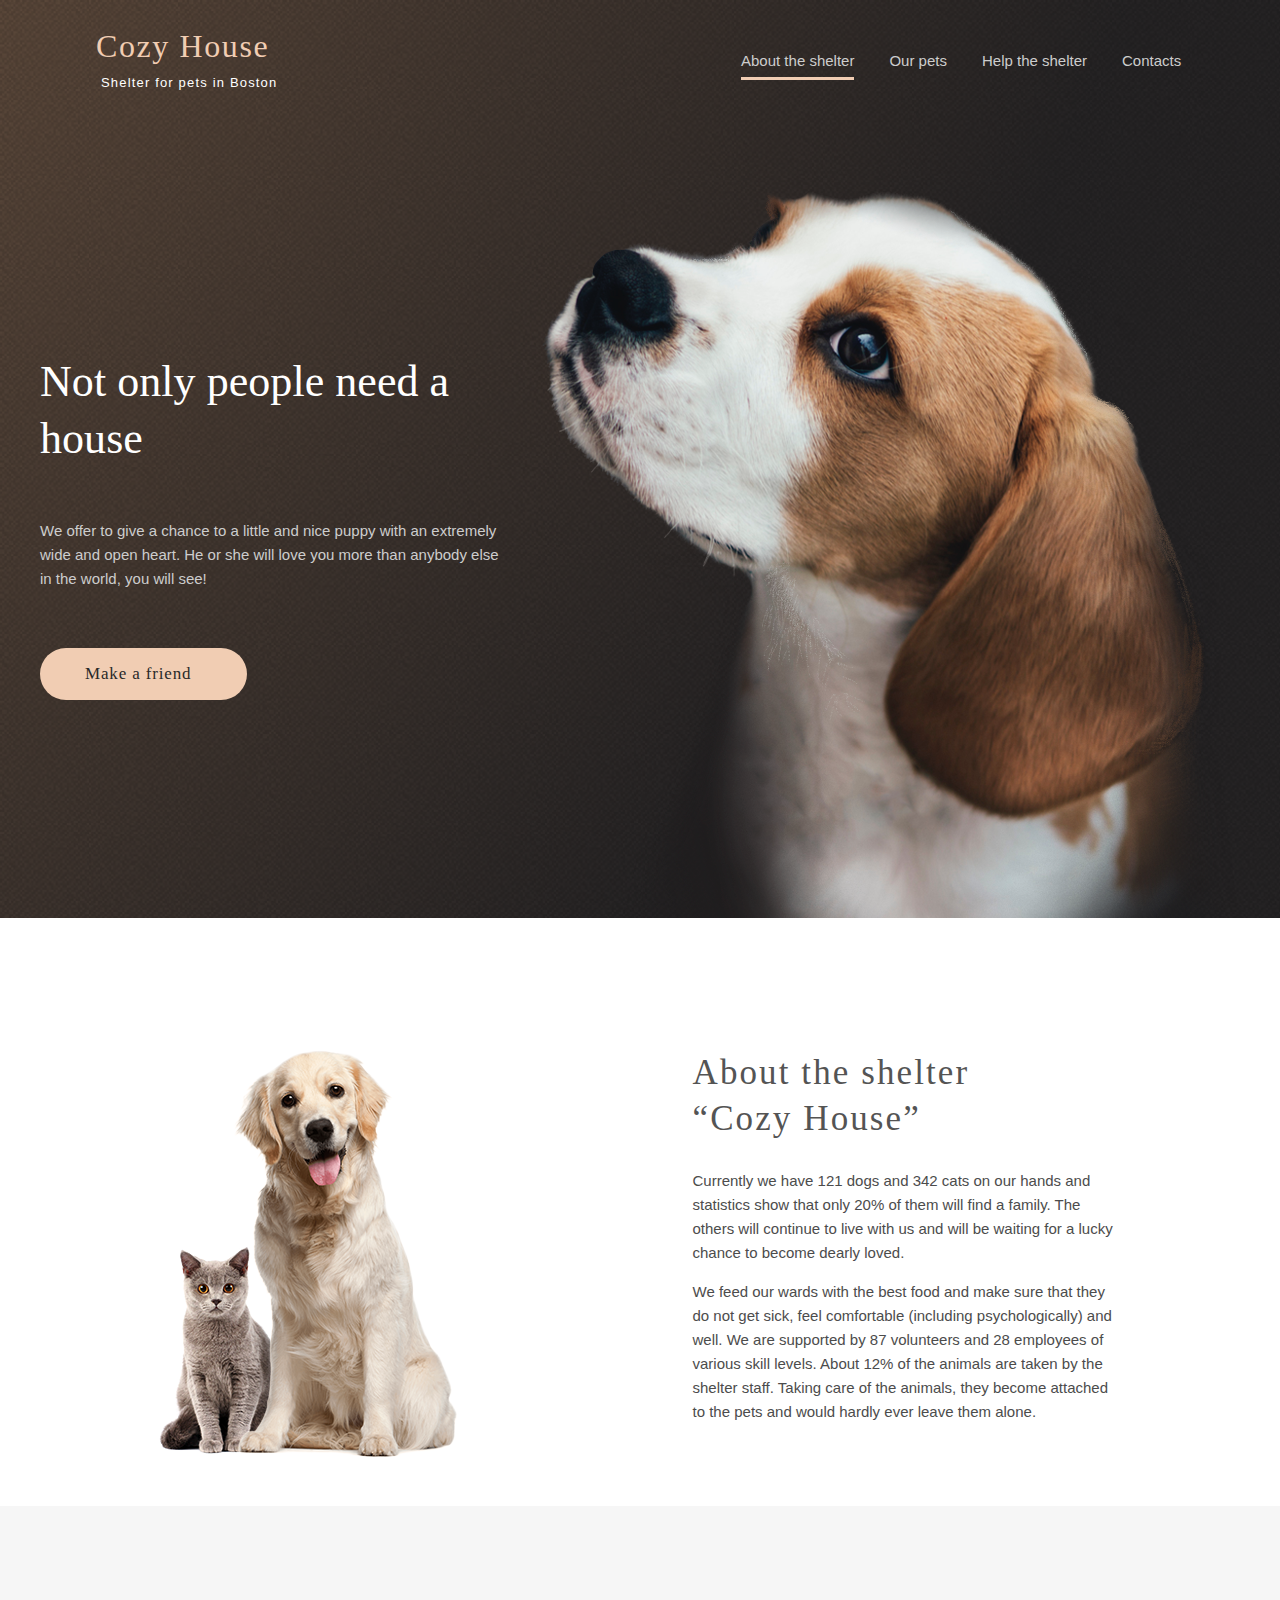
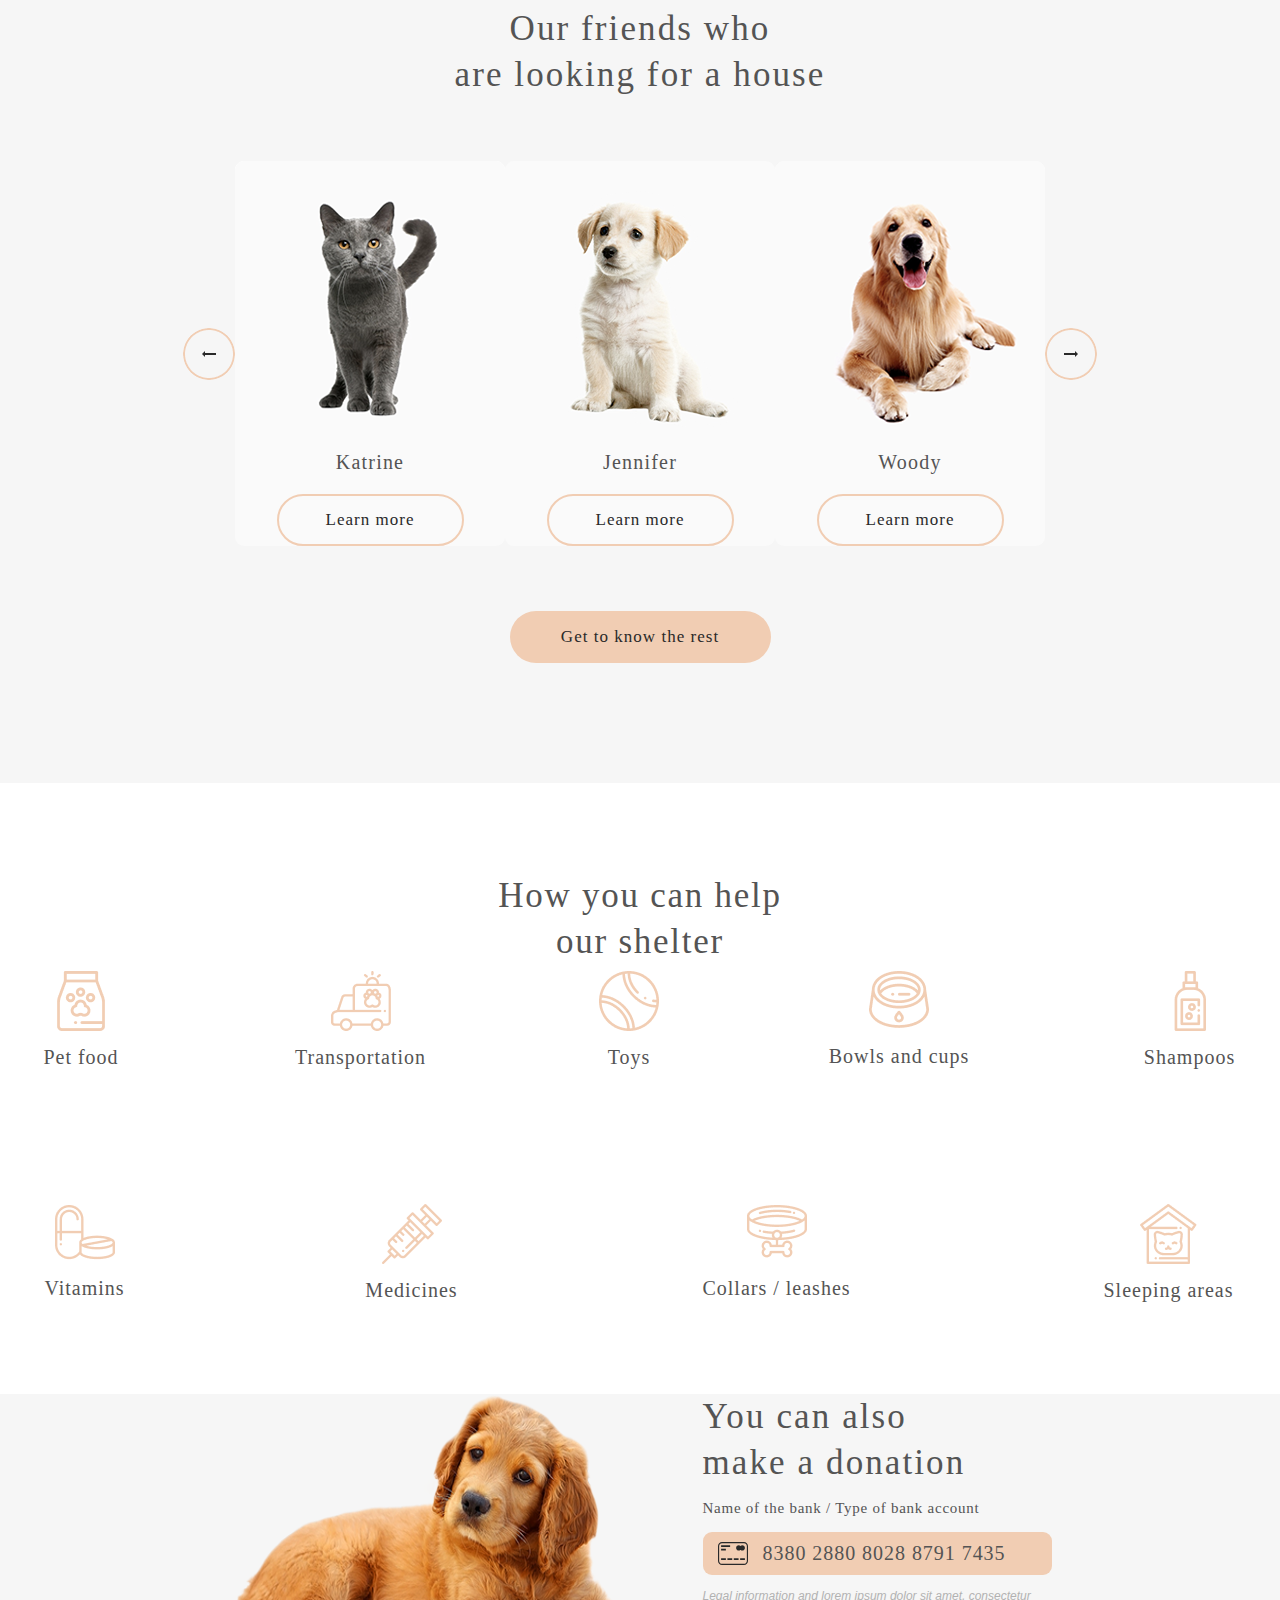
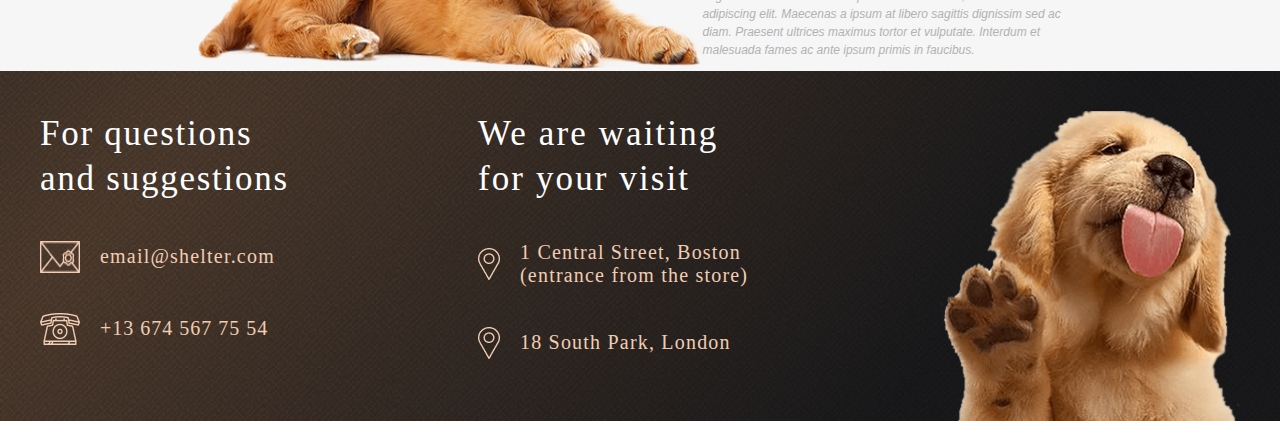
<file: main/index.html>
<!DOCTYPE html>
<html lang="en">
<head>
    <meta charset="UTF-8">
    <meta http-equiv="X-UA-Compatible" content="IE=edge">
    <meta name="viewport" content="width=device-width, initial-scale=1.0">
    <title>Dog Shelter</title>
    <link rel="stylesheet" href="style.css">
</head>
<body>
    
        <div class="start-screen" id="main-id">
          <header>
            <div class="logo-div">
              <a href="#main-id">
                <h1>Cozy House</h1>
                <h2 class="logo-subtitle">Shelter for pets in Boston</h2>
              </a>
            </div>
            <nav>
              <ul class="navmenu">
                <li class="active">About the shelter</li>
                <li><a href="../pets/index.html">Our pets</a></li>
                <li><a href="#help-the-shelter">Help the shelter</a></li>
                <li><a href="#contacts"> Contacts</a></li>
              </ul>
              <div class="hamburger">
                <span class="bar"></span>
                <span class="bar"></span>
                <span class="bar"></span>
              </div>
            </nav>
          </header>
          <div class="start-screen-content">
            <div class="screen-content">
              <h2 class="h2-header">Not only people need a house</h2>
              <p class="p-subheading">
                We offer to give a chance to a little and nice puppy with an extremely
                 wide and open heart. He or she will love you more than
                anybody else in the world, you will see!
              </p>
  
              <a href="#our-pets">
                <button class="make-friend-button">Make a friend</button>
              </a>
            </div>
            <img class="dog1" src="../images/start-screen-puppy.png" alt="screen-puppy"/>
          </div>
        </div>
        <main>
          <div class="about">
            <img src="../images/about-pets.png" alt="cat-and-dog" class="cat-and-dog"/>
            <div class="about-content">
              <h2 class="about-content-heading">About the shelter “Cozy House”</h2>
              <p class="about-content-subheading">
                Currently we have 121 dogs and 342 cats on our hands and
                statistics show that only 20% of them will find a family. The
                others will continue to live with us and will be waiting for a
                lucky chance to become dearly loved.
              </p>
              <p class="about-content-subheading">
                We feed our wards with the best food and make sure that they do
                not get sick, feel comfortable (including psychologically) and
                well. We are supported by 87 volunteers and 28 employees of
                various skill levels. About 12% of the animals are taken by the
                shelter staff. Taking care of the animals, they become attached to
                the pets and would hardly ever leave them alone.
              </p>
            </div>
          </div>
          <div class="pets-content" id="our-pets">
            <div class="pets-content-container">
              <h2 class="pets-heading">
                Our friends who <br />
                are looking for a house
              </h2>
              <div class="pets">
                <button class="btn-arrow">
                  <img src="../icons/button_arrow_left.png" alt="left-arrow" class="arrow"/>
                </button>
                <div class="three-pet">
                  <img src="../images/pets-katrine.png" alt="cat-katrine" class="pet-img"/>
                  <h3 class="pets-name">Katrine</h3>
                  <button class="pets-btn">Learn more</button>
                </div>
                <div class="three-pet" id="pet2">
                  <img src="../images/pets-jennifer.png" alt="dog-jennifer" class="pet-img"/>
                  <h3 class="pets-name">Jennifer</h3>
                  <button class="pets-btn">Learn more</button>
                </div>
                <div class="three-pet" id="pet3">
                  <img src="../images/pets-woody.png" alt="happy-doggo" class="pet-img"/>
                  <h3 class="pets-name">Woody</h3>
                  <button class="pets-btn">Learn more</button>
                </div>
                <button class="btn-arrow">
                  <img src="../icons/button_arrow_right.png" alt="right-arrow" class="arrow"/>
                </button>
              </div>
              <a href="../pets/index.html">
                <button class="btn-block-3">Get to know the rest</button>
              </a>
            </div>
          </div>
          <div class="help-content" id="help-the-shelter">
            <div class="help-container">
              <h2 class="help-heading">How you can help our shelter</h2>
              <div class="help-list">
                <div class="item-1 item">
                  <img src="../icons/Vector.png" alt="icon-pet-food"/>
                  <span>Pet food</span>
                </div>
                <div class="item-2 item">
                  <img src="../icons/transportation.png" alt="icon-transportation"/>
                  <span>Transportation</span>
                </div>
                <div class="item-3 item">
                  <img src="../icons/toys.png" alt="icon-toys" />
                  <span> Toys</span>
                </div>
                <div class="item-4 item">
                  <img src="../icons/bowls-and-cups.png" alt="icon-bowls-and-cups"/>
                  <span>Bowls and cups</span>
                </div>
                <div class="item-5 item">
                  <img src="../icons/shampoos.png" alt="icon-shampoos"/>
                  <span>Shampoos</span>
                </div>
                <div class="item-6 item">
                  <img src="../icons/vitamins.png" alt="icon-vitamins"/>
                  <span>Vitamins</span>
                </div>
                <div class="item-7 item">
                  <img src="../icons/medicines.png" alt="icon-medicines"/>
                  <span>Medicines</span>
                </div>
                <div class="item-8 item">
                  <img src="../icons/collars-or-leashes.png" alt="icon-collars-leashes"/>
                  <span>Collars / leashes</span>
                </div>
                <div class="item-9 item">
                  <img src="../icons/sleeping-area.png" alt="icon-sleeping-area"/>
                  <span>Sleeping areas</span>
                </div>
              </div>
            </div>
          </div>
          <div class="donation">
            <div class="donation-content">
              <img src="../images/donation-dog.png" alt="donation-dog" class="donation-dog"/>
              <div class="donation2-content">
                <h2 class="donation-heading">You can also <br> make a donation</h2>
                <h3 class="donation-subheading">Name of the bank / Type of bank account</h3>
                <div class="credit-card">
                  <img src="../icons/credit-card.svg" alt="credit-card-icon" class="credit-card-icon"/>
                  <p class="card-num">8380 2880 8028 8791 7435</p>
                </div>
                <p class="legal-information">
                  Legal information and lorem ipsum dolor sit amet, consectetur adipiscing elit. Maecenas a ipsum at libero sagittis dignissim
                  sed ac diam. Praesent ultrices maximus tortor et vulputate. Interdum et malesuada fames ac ante ipsum primis in faucibus.
                </p>
              </div>
            </div>
          </div>
        </main>
        <footer id="contacts">
          <div class="footer-content">
            <div class="contacts">
              <h2 class="footer-title">For questions and suggestions</h2>
              <a href="mailto:email@shelter.com">
                <div class="contact1">
                  <img src="../icons/mail.png" alt="email-icon" class="cont-icon"/>
                  <span class="ftr-span-1">email@shelter.com</span>
                </div>
              </a>
              <a href="tel:+13 674 567 75 54">
                <div class="contact2">
                  <img src="../icons/phone.png" alt="phone-icon" class="phone-icon"/>
                  <span class="ftr-span-2">+13 674 567 75 54</span>
                </div>
              </a>
            </div>
  
            <div class="location">
              <h2 class="footer-h2-2">We are waiting for your visit</h2>
              <a href="https://goo.gl/maps/YBffEgtz4RcukRSLA" target="_blank">
                <div class="location1">
                  <img src="../icons/pin.png" alt="location-icon" class="pin"/>
                  <span class="boston">1 Central Street, Boston (entrance from the store)</span>
                </div>
              </a>
              <a href="https://goo.gl/maps/GmSQT3jmfmqJFxHK8" target="_blank">
                <div class="location2">
                  <img src="../icons/pin.png" alt="location-icon" class="pin"/>
                  <span class="london">18 South Park, London </span>
                </div>
              </a>
            </div>
            <img src="../images/footer-puppy.png" alt="footer-puppy" class="footer-puppy"/>
          </div>
        </footer>
        <script src="script.js"></script>
</body>
</html>
</file>
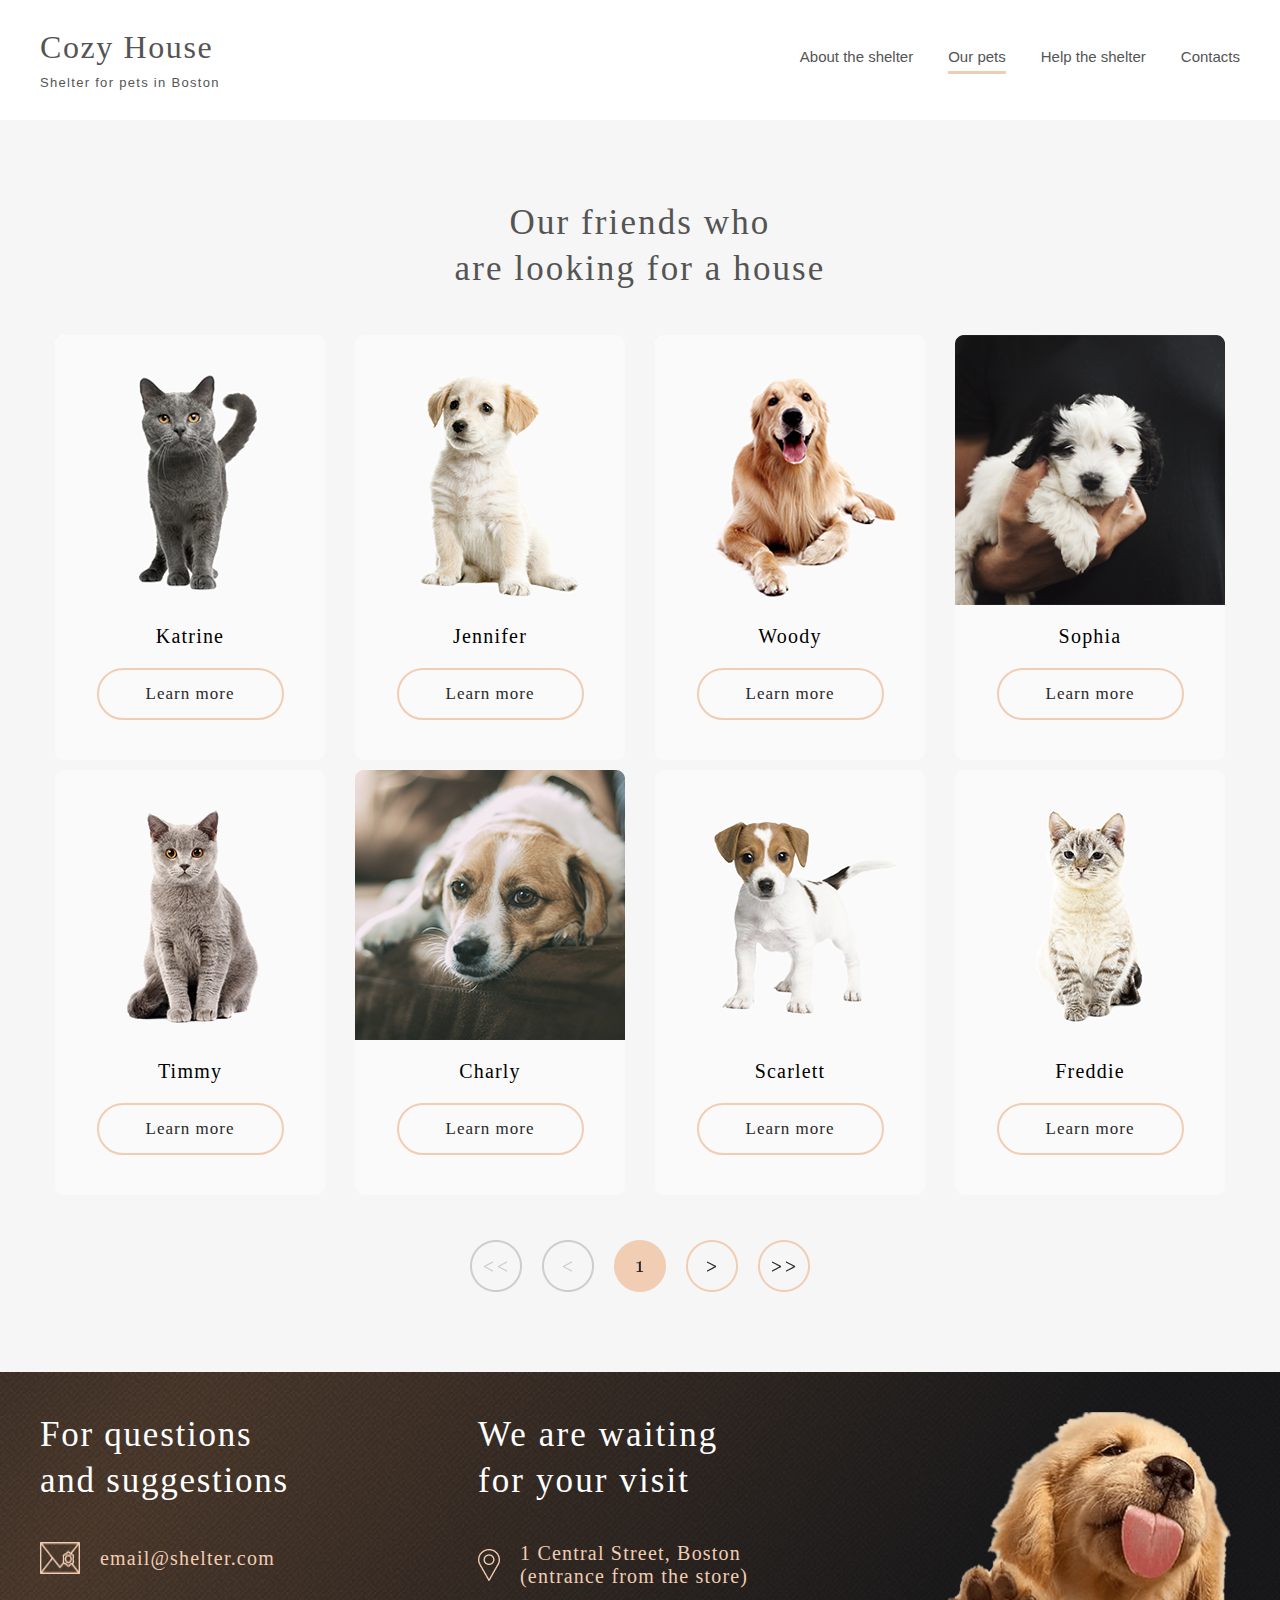
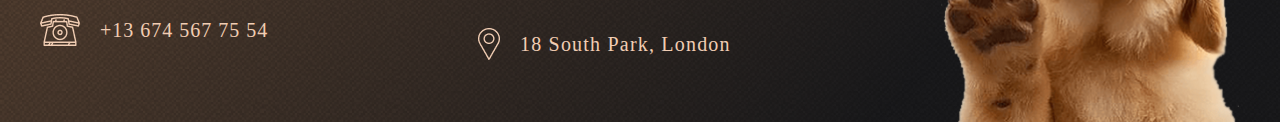
<file: pets/index.html>
<!DOCTYPE html>
<html lang="en">
<head>
    <meta charset="UTF-8">
    <meta http-equiv="X-UA-Compatible" content="IE=edge">
    <meta name="viewport" content="width=device-width, initial-scale=1.0">
    <title>Our-pets</title>
    <link rel="stylesheet" href="style.css">
</head>
<body>
    <header>
        <div class="header-container">
            <div class="logo">
                <a href="../main/index.html">
                    <h1>Cozy House</h1>
                    <p>Shelter for pets in Boston</p>
                </a>
            </div>
          <nav class="navmenu">
            <ul>
              <li><a href="../main/index.html">About the shelter</a></li>
              <li class="active"><a href="">Our pets</a></li>
              <li>
                <a href="../main/index.html#help-the-shelter">Help the shelter</a>
              </li>
              <li>
                <a href="#contacts">Contacts</a>
              </li>
            </ul>
          </nav>
          <div class="hamburger">
            <span class="bar"></span>
            <span class="bar"></span>
            <span class="bar"></span>
          </div>
        </div>
      </header>
  
      <main>
        <section class="our-friends-container">
            <h2 class="heading">
            Our friends who
            <br>
            are looking for a house
            </h2>
          <div class="pets-content">
            <div class="card">
              <img src="../images/pets-katrine.png" alt="cat-katrine"/>
              <h3 class="pet-name">Katrine</h3>
              <button class="pet-btn">Learn more</button>
            </div>
            <div class="card">
              <img src="../images/pets-jennifer.png" alt="dog-jennifer"/>
              <h3 class="pet-name">Jennifer</h3>
              <button class="pet-btn">Learn more</button>
            </div>
            <div class="card">
              <img src="../images/pets-woody.png" alt="dog-woody"/>
              <h3 class="pet-name">Woody</h3>
              <button class="pet-btn">Learn more</button>
            </div>
            <div class="card">
              <img src="../images/pets-sophia.png" alt="dog-sophia"/>
              <h3 class="pet-name">Sophia</h3>
              <button class="pet-btn">Learn more</button>
            </div>
            <div class="card">
              <img src="../images/pets-timmy.png" alt="dog-timmy"/>
              <h3 class="pet-name">Timmy</h3>
              <button class="pet-btn">Learn more</button>
            </div>
            <div class="card">
              <img src="../images/pets-charly.png" alt="dog-charly"/>
              <h3 class="pet-name">Charly</h3>
              <button class="pet-btn">Learn more</button>
            </div>
            <div class="card">
              <img src="../images/pets-scarlet.png" alt="dog-scarlett"/>
              <h3 class="pet-name">Scarlett</h3>
              <button class="pet-btn">Learn more</button>
            </div>
            <div class="card">
              <img src="../images/pets-freddie.png" alt="cat-freddie"/>
              <h3 class="pet-name">Freddie</h3>
              <button class="pet-btn">Learn more</button>
            </div>
          </div>
          <div class="navigation">
                <button class="arrow-btn left" disabled>
                    <img src="../icons/button_paginator_inactive.png" alt="arrow-button"/>
                </button>
                <button class="arrow-btn left" disabled>
                    <img src="../icons/button_paginator_inactive1.png" alt="arrow-button"/>
                </button>
                <button class="arrow-btn">
                    <img src="../icons/button_paginator_num.png" alt="page-num">
                </button>
                <button class="arrow-btn right">
                    <img src="../icons/button_paginator.png" alt="arrow-button"/>
                </button>
                <button class="arrow-btn right">
                    <img src="../icons/button_paginator2.png" alt="arrow-button"/>
                </button>
          </div>
        </section>
      </main>
  
      <footer id="contacts">
        <div class="footer-content">
          <div class="contacts">
            <h2 class="footer-title">For questions and suggestions</h2>
            <a href="mailto:email@shelter.com">
              <div class="contact1">
                <img src="../icons/mail.png" alt="email-icon" class="cont-icon"/>
                <span class="ftr-span-1">email@shelter.com</span>
              </div>
            </a>
            <a href="tel:+13 674 567 75 54">
              <div class="contact2">
                <img src="../icons/phone.png" alt="phone-icon" class="phone-icon"/>
                <span class="ftr-span-2">+13 674 567 75 54</span>
              </div>
            </a>
          </div>

          <div class="location">
            <h2 class="footer-h2-2">We are waiting for your visit</h2>
            <a href="https://goo.gl/maps/YBffEgtz4RcukRSLA" target="_blank">
              <div class="location1">
                <img src="../icons/pin.png" alt="location-icon" class="pin"/>
                <span class="boston">1 Central Street, Boston (entrance from the store)</span>
              </div>
            </a>
            <a href="https://goo.gl/maps/GmSQT3jmfmqJFxHK8" target="_blank">
              <div class="location2">
                <img src="../icons/pin.png" alt="location-icon" class="pin"/>
                <span class="london">18 South Park, London </span>
              </div>
            </a>
          </div>
            <div class="last-puppy">
              <img src="../images/footer-puppy.png" alt="footer-puppy" class="footer-puppy"/>
            </div>
        </div>
      </footer>
      <script src="../main/script.js"></script>
</body>
</html>
</file>
<file: main/style.css>
body{
    margin: 0;
    padding: 0px;  

}
main{
    display: flex;
    flex-direction: column;
}
.start-screen{
    background: url(../images/start-screen-gradient-background.png);
    background-size: cover;
}
header{
    width: 85%;
    margin: auto;
    padding: 35px 0;
    display: flex;
    align-items: center;
    justify-content: space-between;
}
.navmenu ul li{
    list-style: none;
    display: inline-block;
    margin: 0 20px;
}
.burger{
    display: none;
    cursor: pointer;
}
.bar{
    display: block;
    width: 25px;
    height: 3px;
    margin: 5px;
    -webkit-transition: all 0.3s west-in-out;
    transition: all 0.3s west-in-out;
    background-color: white;
}
.logo-div {
    width: 184px;
    height: 60px;
    display: flex;
    align-items: center;
}
.logo-subtitle{
    margin-left: 5px;
    font-family: 'Arial';
    width: 179px;
    height: 15px;
    font-weight: 400;
    font-size: 13px;
    letter-spacing: 0.09em;
    justify-content:space-between;
    color: white;
  
}
h1{
    color: #F1CDB3;
    width: 184px;
    height: 35px; 
    font-family: 'Georgia';
    font-weight: 400;
    font-size: 32px;
    line-height: 110%;
    letter-spacing: 0.05em;
    margin: 0px;
}
.h2-header{
    margin-top: 163px;
    padding: 0px;
    font-family: 'Georgia';
    font-weight: 400;
    font-size: 44px;
    line-height: 130%;
    color: white;
}
@media (min-width: 768px){
    .h2-header {
    font-size: 44px;
    line-height: 57px;
    text-align: left;
    letter-spacing: .05px;
    }
}
.p-subheading{
    font-family: 'Arial';
    color: #CDCDCD;
    font-weight: 400;
    font-size: 15px;
    line-height: 160%;
}
.make-friend-button{
    display: flex;
    align-items: center;
    background: #F1CDB3;
    border-radius: 100px;
    padding: 15px 45px;
    width: 207px;
    height: 52px;
    font-family: 'Georgia';
    font-weight: 400;
    font-size: 17px;
    color: #292929;
    border: none;
    margin-top: 42px;
    letter-spacing: 0.05em;

}
.start-screen-content{
    display: flex;
    justify-content: center;
    margin-top: 60px;
    margin-left: 40px;
    margin-right: 40px;
    
}
.screen-content{
    margin-right: 42px;
    display: flex;
    flex-direction: column;
}
@media (min-width: 800px){
    .screen-content{
        width: 460px;
        height: 322px;
    }
}

@media screen and (max-width: 950px){
    .dog1 {
        width: 80%;
        height: auto;
    }
}
.navmenu{
    display: flex;
    gap: 35px;
    list-style: none;
    width: 443px;
    height: 27px;
    font-family: 'Arial';
    font-weight: 400;
    font-size: 15px;
    color: #CDCDCD;
    padding: 0px;
    
}
@media(max-width: 768px){
    .navmenu{
        display: none;
    }
}
.hamburger{
    display: none;
    cursor: pointer;
}
.nar{
    width: 25px;
    height: 3px;
    margin: 5px auto;
    background-color: rgba(241, 205, 179, 1);
}
@media(max-width: 768px){
    .hamburger{
        display: block;
    }
    .hamburger.actice .bar:nth-child(2){
        opacity: 0;
    }
    .hamburger.actice .bar:nth-child(1){
        transform: translateY(8px) rotate(45deg);
    }
    .hamburger.actice .bar:nth-child(3){
        transform: translateY(8px) rotate(-45deg)
    }
}
a{
    text-decoration: none;
    color: #CDCDCD;
}
ul li{
    cursor: pointer; 
    position: relative;
    text-align: center;
}
li.active::after{
    position: absolute;
    content: "";
    height: 3px;
    width: 100%;
    background-color:#F1CDB3;
    left: 0;
    bottom: -1px;
    animation: appear 0.2s linear;
}
button:hover{
cursor: pointer;
background-image: linear-gradient(rgba(95, 76, 29, 0.4) 0 0);
}
.arrow:hover{
    background-image: linear-gradient(rgba(246, 227, 177, 0.4) 0 0);
}
.item:hover{
    cursor: pointer;
}
.btn-arrow{
    width: 52px;
    height: 52px;
    border: none;
    background-color: #F6F6F6;
    box-sizing: border-box;
    border-radius: 100px;
    padding: 0;
}
.about{
    display: flex;
    justify-content: space-around;
    padding-top: 132px;
    padding-left: 40px;
    padding-right: 40px;
    padding-bottom: 48px;
    background: #FFFFFF;
}
@media (max-width: 780px){
    .about{
        flex-direction: column;
        flex-direction: column-reverse;
    }
}
.about-content{
    display: center;
}
@media (min-width: 800px){
    .about-content{
        width: 430px;
        height: 380px;
    
    }
}
.about-content-heading{
    width: 370px;
    height: 90px;
    font-family: 'Georgia';
    font-weight: 400;
    font-size: 35px;
    line-height: 130%;
    letter-spacing: 0.06em;
    color: #545454;
    margin-top: 0px;
}

  .about-content-subheading{
    font-family: 'Arial';
    font-weight: 400;
    font-size: 15px;
    line-height: 160%;
    color: #4C4C4C;
}
.pets-content{
    display: flex;
    align-items: center;
    justify-content: center;
    width: 100%;
    height: 877px;
    background: #F6F6F6;
}
.pets-content-container{
    display: flex;
    flex-direction: column;
    align-items: center;
    justify-content: space-around;
    width: 1200px;
    height: 697px;
    background: #F6F6F6;
    margin-top: 80px;
    margin-left: 40px;
    margin-right: 40px;
    margin-bottom: 100px;
}

.pets-heading{
    height: 90px;
    font-family: 'Georgia';
    font-weight: 400;
    font-size: 35px;
    line-height: 130%;
    align-items: center;
    text-align: center;
    letter-spacing: 0.06em;
    color: #545454;
    margin: 0;
}
.pets{
    display: flex;
    align-items: center;
    height: 435px;
} 
@media(min-width: 768px){
    .pets{
        justify-content: space-between;
    }
}
@media(max-width: 850px){
    #pet3{
        display: none;
    }
}
@media(max-width: 650px){
    #pet2{
        display: none;
    }
}
.arrow{
    width: 52px;
    height: 52px;
    box-sizing: border-box;
    border-radius: 100px;
    cursor: pointer;
}
.pet-img{
    width: 270px;
    height: 270px;;
}
.pet-img:hover{
    cursor: pointer;
}
.three-pet{

    display: flex;
    flex-direction: column;
    justify-content: center;
    align-items: center;
    background: #FAFAFA;
    border-radius: 9px;
    color: #545454;
}
.pets-btn{
    border: 2px solid #F1CDB3;
    box-sizing: border-box;
    border-radius: 100px;
    width: 187px;
    height: 52px;
    font-family: 'Georgia';
    font-weight: 400;
    font-size: 17px;
    line-height: 130%;
    letter-spacing: 0.06em;
    color: #292929;
    background: #FAFAFA;
}
.pets-name{
    font-family: 'Georgia';
    font-weight: 400;
    font-size: 20px;
    line-height: 23px;
    display: flex;
    align-items: center;
    text-align: center;
    letter-spacing: 0.06em;
    color: #545454;
}
.btn-block-3{
    width: 261px;
    height: 52px;
    background: #F1CDB3;
    border-radius: 100px;
    border: none;
    font-family: 'Georgia';
    font-weight: 400;
    font-size: 17px;
    line-height: 130%;
    letter-spacing: 0.06em;
    color: #292929;
}

.help-content{
    height: 611px;
    display: flex;
    justify-content: center;
    align-items: center;
    background: #FFFFFF;
}
.help-container{
    display: flex;
    flex-direction: column;
    align-items: center;
    justify-content: space-between;
    width: 1200px;
    height: 431px;
    background: #FFFFFF;
}
.help-heading{
    width: 308px;
    height: 90px;
    font-family: 'Georgia';
    font-weight: 400;
    font-size: 35px;
    line-height: 130%;
    text-align: center;
    letter-spacing: 0.05em;
    color: #545454;
    margin: 0;

}
.help-list{
    display: flex;
    justify-content: space-between;
    flex-wrap: wrap;
    gap: 120px;
    padding: 0;
}
.item{
    display: flex;
    flex-direction: column;
    align-items: center;
    justify-content: space-around;
    font-family: 'Georgia';
    font-weight: 400;
    font-size: 20px;
    line-height: 115%;
    letter-spacing: 0.05em;
    color: #545454;
    margin: 0;
}
@media(max-width: 768px){
    .help-list{
        flex-wrap: wrap;
    }
}
.item{
    display: flex;
    flex-direction: column;
    align-items: center;
    justify-content: space-around;
    font-family: 'Georgia';
    font-weight: 400;
    font-size: 20px;
    line-height: 115%;
    letter-spacing: 0.05em;
    color: #545454;
    margin: 0;
}
.item-1{
    width: 82px;
height: 113px;
}
.item-2{
    width: 150px;
    height: 113px;
}
.item-3{
    width: 60px;
    height: 113px;
}
.item-4{
    width: 153px;
    height: 113px;
}
.item-5{
    width: 101px;
    height: 113px;
}
.item-6{
    width: 89px;
    height: 113px;
}
.item-7{
    width: 89px;
    height: 113px;
}
.item-8{
    width: 165px;
    height: 113px;
}
.item-9{
    width: 143px;
    height: 113px;
}
.donation{
    justify-content: center;
    background: #F6F6F6;
}
.donation-content{
    display: flex;
    justify-content: center;
    background: #F6F6F6;

}
@media(max-width: 1250px){
    .donation-content{
        flex-direction: column-reverse;
    }
}
.donation2-content{
    display: flex;
    flex-direction: column;
}
.donation-heading{
    font-family: 'Georgia';
    font-weight: 400;
    font-size: 35px;
    line-height: 130%;
    letter-spacing: 0.06em;
    color: #545454;
    margin: 0;
    padding: 0;
}
.donation-subheading{
    font-family: 'Georgia';
    font-weight: 400;
    font-size: 15px;
    line-height: 110%;
    letter-spacing: 0.05em;
    color: #545454;
}
.credit-card{
    display: flex;
    align-items: center;
    justify-content: center;
    gap: 15px;
    width: 349px;
    height: 43px;
    background: #F1CDB3;
    border-radius: 9px;
    font-family: 'Georgia';
    letter-spacing: 0.06em;
    color: #545454;
    border: none;
}

a:hover{
    cursor: pointer;
   
}
.credit-card:hover{
    cursor: pointer;
    background-color: rgb(255, 213, 157);
}

.card-num{
    width: 274px;
    height: 23px;
    font-weight: 400;
    font-size: 20px;
    line-height: 115%;
}
.legal-information{
    width: 380px;
    height: 72px;
    font-family: 'Arial';
    font-style: italic;
    font-weight: 400;
    font-size: 12px;
    line-height: 18px;
    color: #B2B2B2;
}
footer{
    display: flex;
    background: url(../images/footer-gradient-background.png);
    background-size: cover;
    justify-content: space-around;
}
.footer-content{
    display: flex;
    gap: 160px;
    margin-top: 40px;
    margin-left: 40px;
    margin-right: 40px;
}

.contacts{
    display: flex;
    flex-direction: column;
    width: 278px;
    height: 234px;
    gap:40px;
   
}

.footer-title{
    font-family: 'Georgia';
    font-weight: 400;
    font-size: 35px;
    line-height: 130%;  
    letter-spacing: 0.05em;
    color: #FFFFFF;
    width: 278px;
    height: 90px;
    margin: 0;
}

.contact1{
    width: 251px;
    height: 32px;
    display: flex;
    align-items: center;
}

.cont-icon{
    width: 40px;
    height: 32px;
    margin-right: 20px;
}

.ftr-span-1{
    font-family: 'Georgia';
    font-weight: 400;
    font-size: 20px;
    line-height: 115%;
    letter-spacing: 0.06em;
    color: #F1CDB3;
}
.contact2{
    display: flex;
    align-items: center;
    width: 239px;
    height: 32px;
}
.phone-icon{
    width: 40px;
    height: 32px;
    margin-right: 20px;
}

.ftr-span-2{
    width: 179px;
    height: 23px;
    font-family: 'Georgia';
    font-weight: 400;
    font-size: 20px;
    line-height: 115%;
    letter-spacing: 0.05em;
    color: #F1CDB3;
}
.location{
    display: flex;
    flex-direction: column;
    width: 302px;
    height: 234px;
    gap:40px;
}
.footer-h2-2{
    font-family: 'Georgia';
    font-weight: 400;
    font-size: 35px;
    line-height: 130%;  
    letter-spacing: 0.06em;
    color: #FFFFFF;
    width: 270px;
    height: 90px;
    margin: 0;
}

.location1{
    display: flex;
    align-items: center;
    width: 302px;
    height: 46px;
}
.pin{
    width: 22px;
    height: 32px;
    margin-right: 20px;
}

.boston{
    width: 260px;
    height: 46px;
    font-family: 'Georgia';
    font-weight: 400;
    font-size: 20px;
    line-height: 115%;
    letter-spacing: 0.06em;
    color: #F1CDB3;
}

.location2{
    display: flex;
    align-items: center;
    width: 302px;
    height: 32px;
}

.london{
    width: 260px;
    height: 23px;
    font-family: 'Georgia';
    font-weight: 400;
    font-size: 20px;
    line-height: 115%;
    letter-spacing: 0.06em;
    color: #F1CDB3;
}
.footer-puppy{
    max-width: 100%;     
}
@media (max-width: 767px){
    .start-screen-content{
        flex-direction: column;
    }
}
@media (max-width: 1250px){
    .footer-content{
        flex-direction: column;
    }
}
@media (max-width: 768px){
    .footer-content {
        flex-direction: column;

    }
}
@media screen and (max-width: 767px){
.menu-button {
    display: block;
}
}
@media (max-width: 780px){
    .cat-and-dog{
        width: 70%;
        height: 50%;
    }
}
</file>
<file: pets/style.css>
body{
    margin: 0;
    padding: 0px;
 
}
header{
    top: 0;
    left: 0;
    padding: 30px 40px;
}
.header-container{
    display: flex;
    justify-content: space-between;
    align-items: center;
    width: 100%;
}
.logo{
    width: 184px;
    height: 60px;
    display: flex;
    align-items: center;

}
h1{
    margin: 0;
    font-weight: 400;
    font-size: 32px;
    line-height: 110%;
    letter-spacing: 0.05em;
    font-family: 'Georgia';
}
p{
    margin: 0;
    text-align: center;
    font-weight: 400;
    font-size: 13px;
    letter-spacing: 0.1em;
    margin-top: 10px;
    font-family: 'Arial';
}
.navmenu ul{
    display: flex;
    justify-content: center;
    list-style: none;
    gap: 35px;
    color: #545454;
    font-family: 'Arial';
    font-weight: 400;
    font-size: 15px;
    margin: 0;
    padding: 0;
}
@media(max-width: 768px){
    .navmenu{
        display: none;
    }
}
@media(max-width: 768px){
    .hamburger{
        display: block;
    }
    .hamburger.actice .bar:nth-child(2){
        opacity: 0;
    }
    .hamburger.actice .bar:nth-child(1){
        transform: translateY(8px) rotate(45deg);
    }
    .hamburger.actice .bar:nth-child(3){
        transform: translateY(8px) rotate(-45deg)
    }
}
.hamburger{
    display: none;
    cursor: pointer;
}
.bar{
    display: block;
    width: 25px;
    height: 3px;
    margin: 5px;
    -webkit-transition: all 0.3s west-in-out;
    transition: all 0.3s west-in-out;
    background-color: black;
}

@media(max-width: 768px){
    .hamburger{
        display: block;
    }
}
a{
    text-decoration: none;
    color: #545454; 
}
ul li{
    cursor: pointer; 
    position: relative;
    text-align: center;
    padding-bottom: 8px;
}
li.active::after{
    position: absolute;
    content: "";
    height: 3px;
    width: 100%;
    background-color:#F1CDB3;
    left: 0;
    bottom: -1px;
    animation: appear 0.2s linear;
}
main{
    background: #F6F6F6;
    
}
section{
    display: flex;
    flex-direction: column;
    align-items: center;
    padding: 80px 40px;
    gap: 45px;
}
.heading{
    height: 90px;
    text-align: center;
    font-family: 'Georgia';
    font-weight: 400;
    font-size: 35px;
    line-height: 130%;
    letter-spacing: 0.06em;
    color: #545454;
    margin: 0;
}
.pets-content{
    max-width: 1280px;
    display: flex;
    justify-content: center;
    flex-wrap: wrap;
    gap: 10px 30px;
}
.card{
    display: flex;
    flex-direction: column;
    align-items: center;
    background: #FAFAFA;
    border-radius: 9px;
    padding-bottom: 40px;
}
.pet-btn:hover{
    cursor:pointer;
    background: #F1CDB3;
}
.pet-name{
    font-family: 'Georgia';
    font-style: normal;
    font-weight: 400;
    font-size: 20px;
    line-height: 23px;
    align-items: center;
    text-align: center;
    letter-spacing: 0.06em;
}
.pet-btn{
    width: 187px;
    height: 52px;
    border: 2px solid #F1CDB3;
    border-radius: 100px;
    font-family: 'Georgia';
    font-weight: 400;
    font-size: 17px;
    letter-spacing: 0.06em;
    color: #292929;
    background: #FAFAFA;
}
.navigation{
    display: flex;
    align-items: center;
    justify-content: center;
    gap: 20px;
}

.arrow-btn{
    width: 52px;
    height: 52px;
    border: none;
    background-color: #F6F6F6;
    box-sizing: border-box;
    border-radius: 100px;
    padding: 0;
}
.right:hover{
    cursor: pointer;
    background-color:#F1CDB3 ;
}
.left{
    width: 52px;
    height: 52px;
    border: none;
    background-color: #F6F6F6;
    box-sizing: border-box;
    border-radius: 100px;
    padding: 0;
}
.current-btn{
    width: 52px;
    height: 52px;
    border-radius: 100px;
    background: #F1CDB3;
    border: 2px solid #F1CDB3;
    font-family: 'Georgia';
    font-weight: 400;
    font-size: 20px;
    color: #292929;
}
footer{
    display: flex;
    background: url(../images/footer-gradient-background.png);
    background-size: cover;
    justify-content: space-around;
}
.footer-content{
    display: flex;
    gap: 160px;
    margin-top: 40px;
    margin-left: 40px;
    margin-right: 40px;
}

.contacts{
    display: flex;
    flex-direction: column;
    width: 278px;
    height: 234px;
    gap:40px;
   
}

.footer-title{
    font-family: 'Georgia';
    font-weight: 400;
    font-size: 35px;
    line-height: 130%;  
    letter-spacing: 0.05em;
    color: #FFFFFF;
    width: 278px;
    height: 90px;
    margin: 0;
}

.contact1{
    width: 251px;
    height: 32px;
    display: flex;
    align-items: center;
}

.cont-icon{
    width: 40px;
    height: 32px;
    margin-right: 20px;
}

.ftr-span-1{
    font-family: 'Georgia';
    font-weight: 400;
    font-size: 20px;
    line-height: 115%;
    letter-spacing: 0.06em;
    color: #F1CDB3;
}
.contact2{
    display: flex;
    align-items: center;
    width: 239px;
    height: 32px;
}
.phone-icon{
    width: 40px;
    height: 32px;
    margin-right: 20px;
}

.ftr-span-2{
    width: 179px;
    height: 23px;
    font-family: 'Georgia';
    font-weight: 400;
    font-size: 20px;
    line-height: 115%;
    letter-spacing: 0.05em;
    color: #F1CDB3;
}
.location{
    display: flex;
    flex-direction: column;
    width: 302px;
    height: 234px;
    gap:40px;
}
.footer-h2-2{
    font-family: 'Georgia';
    font-weight: 400;
    font-size: 35px;
    line-height: 130%;  
    letter-spacing: 0.06em;
    color: #FFFFFF;
    width: 270px;
    height: 90px;
    margin: 0;
}

.location1{
    display: flex;
    align-items: center;
    width: 302px;
    height: 46px;
}
.pin{
    width: 22px;
    height: 32px;
    margin-right: 20px;
}

.boston{
    width: 260px;
    height: 46px;
    font-family: 'Georgia';
    font-weight: 400;
    font-size: 20px;
    line-height: 115%;
    letter-spacing: 0.06em;
    color: #F1CDB3;
}

.location2{
    display: flex;
    align-items: center;
    width: 302px;
    height: 32px;
}

.london{
    width: 260px;
    height: 23px;
    font-family: 'Georgia';
    font-weight: 400;
    font-size: 20px;
    line-height: 115%;
    letter-spacing: 0.06em;
    color: #F1CDB3;
}
.footer-puppy{
    width: 300px;
    height: 310px;
}
.last-puppy{
    display: flex;
}
@media (max-width: 320px){
    .footer-content{
        flex-direction: column;
    }
}
@media (max-width: 768px){
    .footer-content {
        flex-direction: column;

    }
}
</file>
